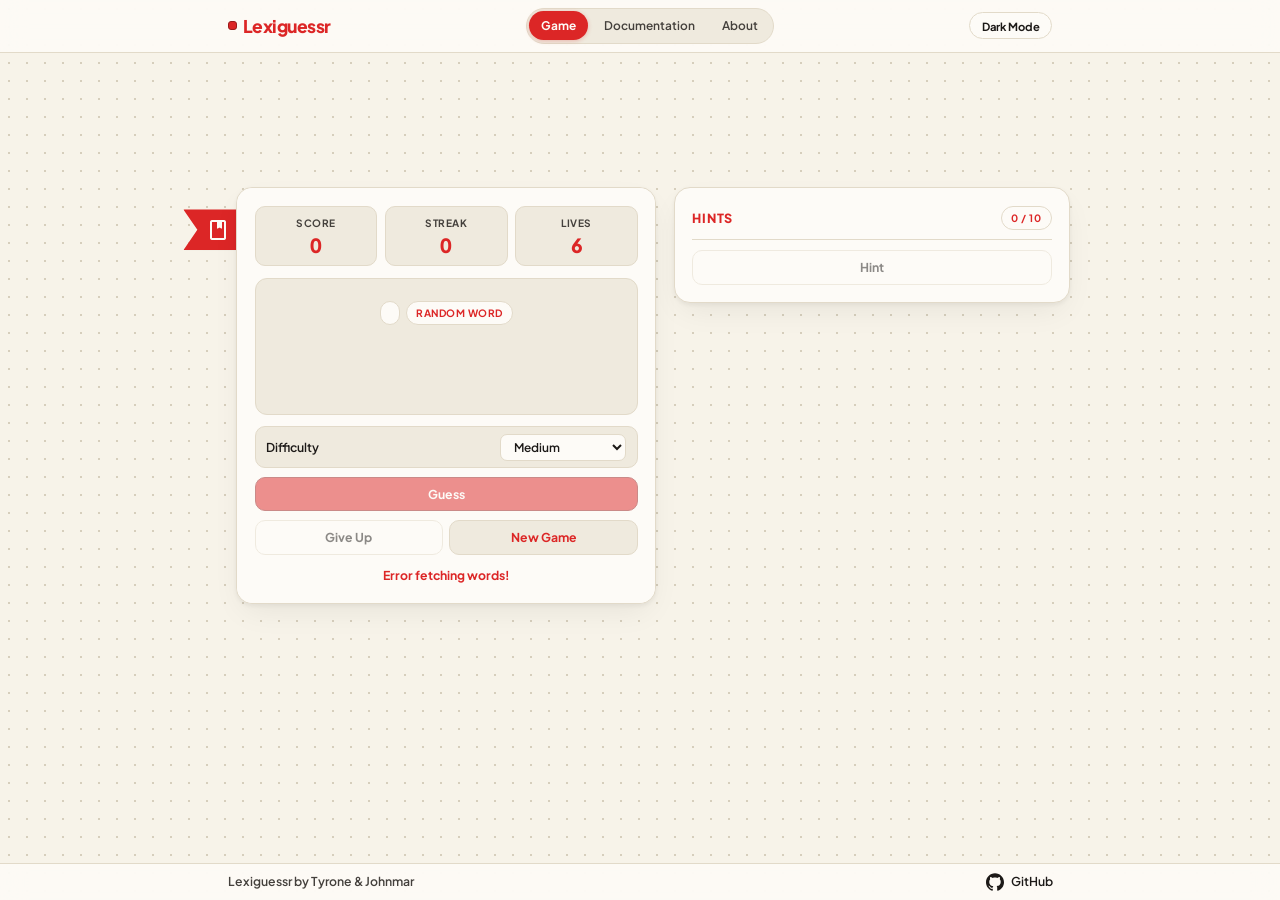
<file: index.html>
<!doctype html>
<html lang="en">
  <head>
    <meta charset="UTF-8" />
    <meta name="viewport" content="width=device-width, initial-scale=1.0" />
    <title>Lexiguessr - Word Guessing Game</title>
    <script src="scripts/theme.js"></script>
    <link rel="preconnect" href="https://fonts.googleapis.com" />
    <link rel="preconnect" href="https://fonts.gstatic.com" crossorigin />
    <link
      href="https://fonts.googleapis.com/css2?family=Plus+Jakarta+Sans:wght@400;500;600;700;800&display=swap"
      rel="stylesheet"
    />
    <link
      rel="stylesheet"
      href="https://fonts.googleapis.com/css2?family=Material+Symbols+Rounded:opsz,wght,FILL,GRAD@20..48,100..700,0..1,-50..200&icon_names=book"
    />
    <link rel="stylesheet" href="styles.css" />
  </head>
  <body>
    <header class="navbar">
      <div class="navbar-inner">
        <a href="index.html" class="navbar-brand">Lexiguessr</a>
        <nav class="nav-tabs">
          <a href="index.html" class="nav-tab active" aria-current="page">Game</a>
          <a href="pages/docs.html" class="nav-tab">Documentation</a>
          <a href="pages/about.html" class="nav-tab">About</a>
        </nav>
        <button id="theme-toggle" class="btn btn-outline btn-sm" type="button">Dark Mode</button>
      </div>
    </header>

    <main class="game-layout">
      <div class="container">
        <button
          id="wordbook-open-btn"
          class="btn btn-secondary wordbook-bookmark"
          type="button"
        >
          <span class="material-symbols-rounded" aria-hidden="true">book</span>
          <span>Wordbook</span>
        </button>
        <section class="stats-panel">
          <div class="stat-card">
            <span class="stat-label">Score</span>
            <span id="score-display" class="stat-value">0</span>
          </div>
          <div class="stat-card">
            <span class="stat-label">Streak</span>
            <span id="streak-display" class="stat-value">0</span>
          </div>
          <div class="stat-card">
            <span class="stat-label">Lives</span>
            <span id="lives-display" class="stat-value">6</span>
          </div>
        </section>

        <section class="game-board">
          <div class="word-meta">
            <span id="word-length-info" class="meta-tag">5 Letters</span>
            <span id="category-info" class="meta-tag">Random Word</span>
            <span id="guessed-info" class="meta-tag" hidden></span>
          </div>

          <div id="word-display" class="word-display" role="group"></div>
        </section>

        <section class="controls-section">
          <div class="settings-row">
            <label for="difficulty-select" class="form-label">Difficulty</label>
            <select id="difficulty-select" name="difficulty" class="select-input">
              <option value="1">Easy</option>
              <option value="2" selected>Medium</option>
              <option value="3">Hard</option>
              <option value="4">Very Hard</option>
              <option value="5">Extremely Hard</option>
            </select>
          </div>

          <form id="guess-form" class="guess-form">
            <button id="submit-btn" class="btn btn-primary" type="submit">Guess</button>
          </form>

          <div class="button-group">
            <button id="give-up-btn" class="btn btn-outline" type="button">Give Up</button>
            <button id="reset-btn" class="btn btn-secondary" type="button">New Game</button>
          </div>
        </section>

        <p id="output-message" class="output-message" role="status"></p>
      </div>

      <aside class="hints-panel">
        <div class="hints-header">
          <h2 class="hints-title">Hints</h2>
          <span id="hint-counter" class="meta-tag">1 / 10</span>
        </div>
        <div id="hint-box" class="hint-box"></div>
        <div class="wordbook-controls">
          <button id="save-word-btn" class="btn btn-outline" type="button" disabled hidden>
            Save Word
          </button>
          <button id="hint-btn" class="btn btn-outline" type="button">Hint</button>
          <button id="next-word-btn" class="btn btn-primary" type="button" hidden>Next Word</button>
        </div>
      </aside>

      <dialog
        id="game-modal"
        class="game-dialog"
        aria-labelledby="modal-title"
        aria-describedby="modal-description"
      >
        <div class="dialog-card">
          <h2 id="modal-title" class="modal-title">Game Over</h2>
          <p id="modal-description" class="modal-desc"></p>
          <div class="modal-stats">
            <p>The word was: <strong id="modal-word-reveal"></strong></p>
          </div>
          <div class="wordbook-actions">
            <button id="modal-save-btn" class="btn btn-outline" type="button">Save Word</button>
            <button id="modal-restart-btn" class="btn btn-primary" type="button">Play Again</button>
          </div>
        </div>
      </dialog>

      <dialog id="wordbook-modal" class="game-dialog" aria-labelledby="wordbook-modal-title">
        <div class="dialog-card wordbook-dialog-card">
          <h2 id="wordbook-modal-title" class="modal-title">Wordbook</h2>
          <p id="wordbook-count" class="modal-desc"></p>
          <p id="wordbook-empty" class="modal-desc">No saved words yet.</p>
          <ul id="wordbook-list" class="wordbook-list"></ul>
          <div class="wordbook-actions">
            <button id="wordbook-clear-btn" class="btn btn-outline" type="button">
              Clear Wordbook
            </button>
            <button id="wordbook-close-btn" class="btn btn-primary" type="button">Close</button>
          </div>
        </div>
      </dialog>
    </main>

    <footer class="footer">
      <div class="footer-inner">
        <span class="footer-brand">Lexiguessr by Tyrone & Johnmar</span>
        <div class="footer-links">
          <a
            href="https://github.com/johnmarhsifs-cir/Lexiguessr.git"
            class="footer-link"
            target="_blank"
            rel="noopener noreferrer"
          >
            <svg
              class="github-icon"
              viewBox="0 0 24 24"
              width="18"
              height="18"
              fill="currentColor"
              aria-hidden="true"
            >
              <path
                d="M12 .297c-6.63 0-12 5.373-12 12 0 5.303 3.438 9.8 8.205 11.385.6.113.82-.258.82-.577 0-.285-.01-1.04-.015-2.04-3.338.724-4.042-1.61-4.042-1.61C4.422 18.07 3.633 17.7 3.633 17.7c-1.087-.744.084-.729.084-.729 1.205.084 1.838 1.236 1.838 1.236 1.07 1.835 2.809 1.305 3.495.998.108-.776.417-1.305.76-1.605-2.665-.3-5.466-1.332-5.466-5.93 0-1.31.465-2.38 1.235-3.22-.135-.303-.54-1.523.105-3.176 0 0 1.005-.322 3.3 1.23.96-.267 1.98-.399 3-.405 1.02.006 2.04.138 3 .405 2.28-1.552 3.285-1.23 3.285-1.23.645 1.653.24 2.873.12 3.176.765.84 1.23 1.91 1.23 3.22 0 4.61-2.805 5.625-5.475 5.92.42.36.81 1.096.81 2.22 0 1.606-.015 2.896-.015 3.286 0 .315.21.69.825.57C20.565 22.092 24 17.592 24 12.297c0-6.627-5.373-12-12-12"
              />
            </svg>
            <span>GitHub</span>
          </a>
        </div>
      </div>
    </footer>

    <script type="module" src="scripts/script.js"></script>
  </body>
</html>
</file>
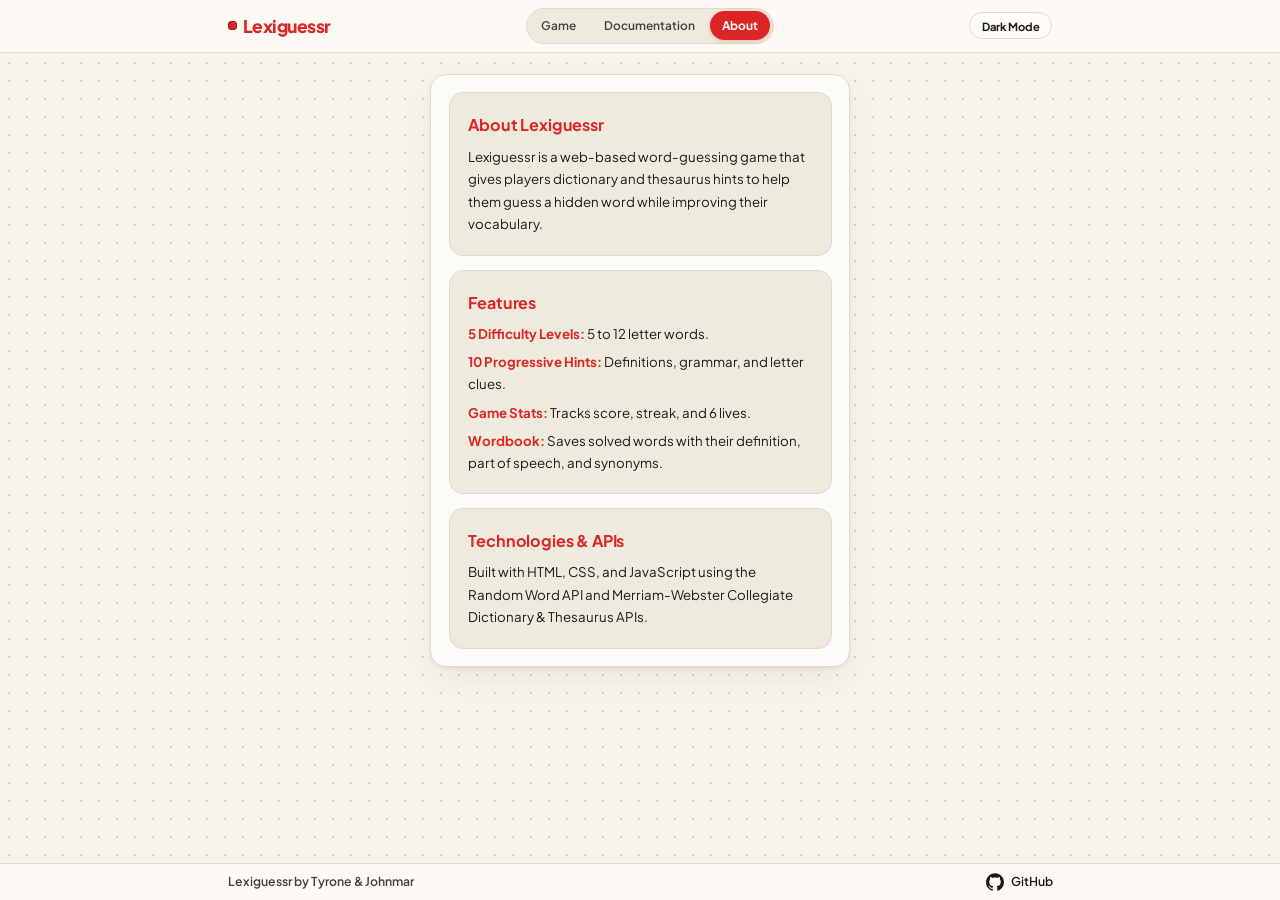
<file: about.html>
<!doctype html>
<html lang="en">
  <head>
    <meta charset="UTF-8" />
    <meta name="viewport" content="width=device-width, initial-scale=1.0" />
    <title>About - Lexiguessr</title>
    <link rel="preconnect" href="https://fonts.googleapis.com" />
    <link rel="preconnect" href="https://fonts.gstatic.com" crossorigin />
    <link
      href="https://fonts.googleapis.com/css2?family=Plus+Jakarta+Sans:wght@400;500;600;700;800&display=swap"
      rel="stylesheet"
    />
    <link rel="stylesheet" href="styles.css" />
    <script type="module" src="theme.js"></script>
  </head>
  <body>
    <header class="navbar">
      <div class="navbar-inner">
        <a href="index.html" class="navbar-brand">Lexiguessr</a>
        <nav class="nav-tabs" aria-label="Main navigation">
          <a href="index.html" class="nav-tab">Game</a>
          <a href="docs.html" class="nav-tab">Documentation</a>
          <a href="about.html" class="nav-tab active">About</a>
        </nav>
        <button id="theme-toggle" class="btn btn-outline btn-sm" type="button">
          Dark Mode
        </button>
      </div>
    </header>

    <main class="container">
      <section class="page-content">
        <div class="content-card">
          <h2 class="section-title">About Lexiguessr</h2>
          <p class="section-text">
            Lexiguessr is a web-based word-guessing game that gives players dictionary and thesaurus
            hints to help them guess a hidden word while improving their vocabulary.
          </p>
        </div>

        <div class="content-card">
          <h2 class="section-title">Features</h2>
          <ul class="content-list">
            <li><strong>5 Difficulty Levels:</strong> 5 to 12 letter words.</li>
            <li><strong>10 Progressive Hints:</strong> Definitions, grammar, and letter clues.</li>
            <li><strong>Game Stats:</strong> Tracks score, streak, and 6 lives.</li>
            <li><strong>Wordbook:</strong> Saves solved words with their definition, part of speech, and synonyms.</li>
          </ul>
        </div>

        <div class="content-card">
          <h2 class="section-title">Technologies &amp; APIs</h2>
          <p class="section-text">
            Built with HTML, CSS, and JavaScript using the Random Word API and Merriam-Webster
            Collegiate Dictionary &amp; Thesaurus APIs.
          </p>
        </div>
      </section>
    </main>

    <footer class="footer">
      <div class="footer-inner">
        <span class="footer-brand">Lexiguessr by Tyrone &amp; Johnmar</span>
        <div class="footer-links">
          <a
            href="https://github.com/johnmarhsifs-cir/Lexiguessr.git"
            class="footer-link"
            target="_blank"
            rel="noopener noreferrer"
          >
            <svg
              class="github-icon"
              viewBox="0 0 24 24"
              width="18"
              height="18"
              fill="currentColor"
              aria-hidden="true"
            >
              <path
                d="M12 .297c-6.63 0-12 5.373-12 12 0 5.303 3.438 9.8 8.205 11.385.6.113.82-.258.82-.577 0-.285-.01-1.04-.015-2.04-3.338.724-4.042-1.61-4.042-1.61C4.422 18.07 3.633 17.7 3.633 17.7c-1.087-.744.084-.729.084-.729 1.205.084 1.838 1.236 1.838 1.236 1.07 1.835 2.809 1.305 3.495.998.108-.776.417-1.305.76-1.605-2.665-.3-5.466-1.332-5.466-5.93 0-1.31.465-2.38 1.235-3.22-.135-.303-.54-1.523.105-3.176 0 0 1.005-.322 3.3 1.23.96-.267 1.98-.399 3-.405 1.02.006 2.04.138 3 .405 2.28-1.552 3.285-1.23 3.285-1.23.645 1.653.24 2.873.12 3.176.765.84 1.23 1.91 1.23 3.22 0 4.61-2.805 5.625-5.475 5.92.42.36.81 1.096.81 2.22 0 1.606-.015 2.896-.015 3.286 0 .315.21.69.825.57C20.565 22.092 24 17.592 24 12.297c0-6.627-5.373-12-12-12"
              />
            </svg>
            <span>GitHub</span>
          </a>
        </div>
      </div>
    </footer>
  </body>
</html>
</file>
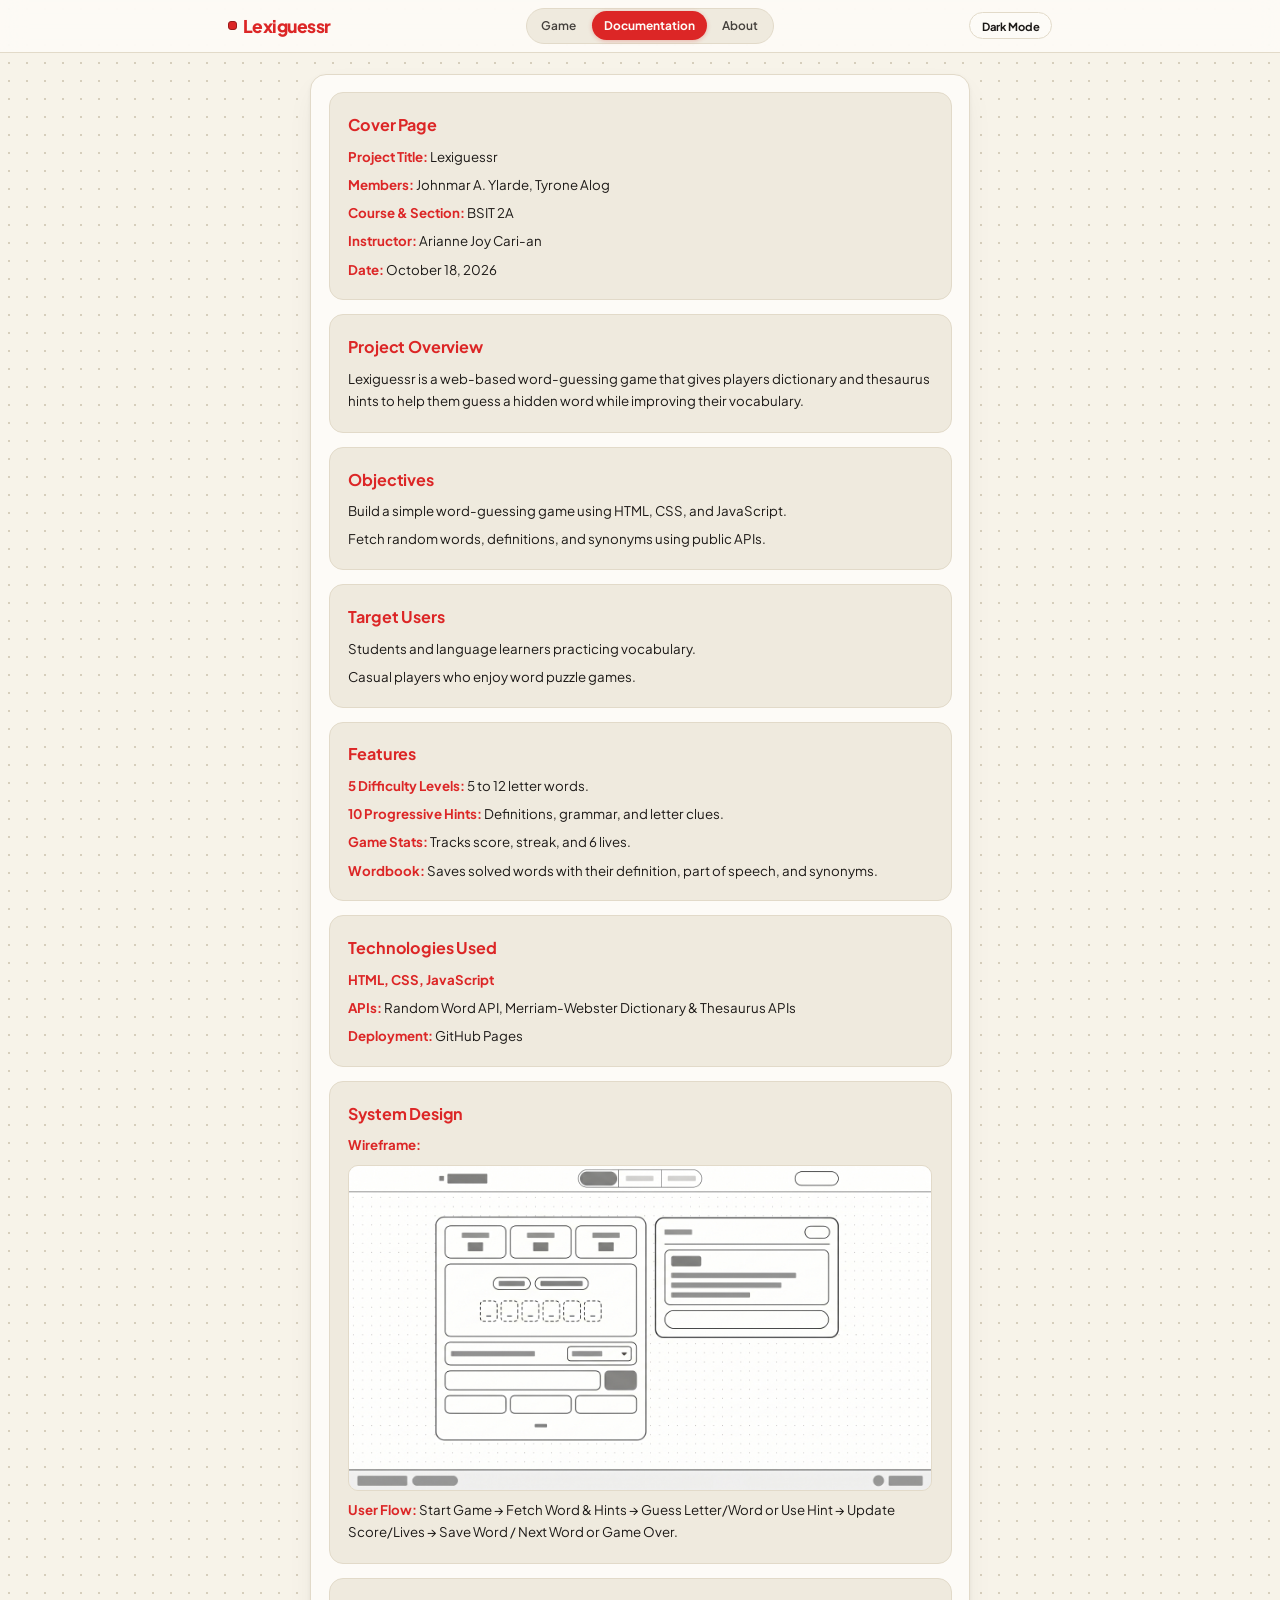
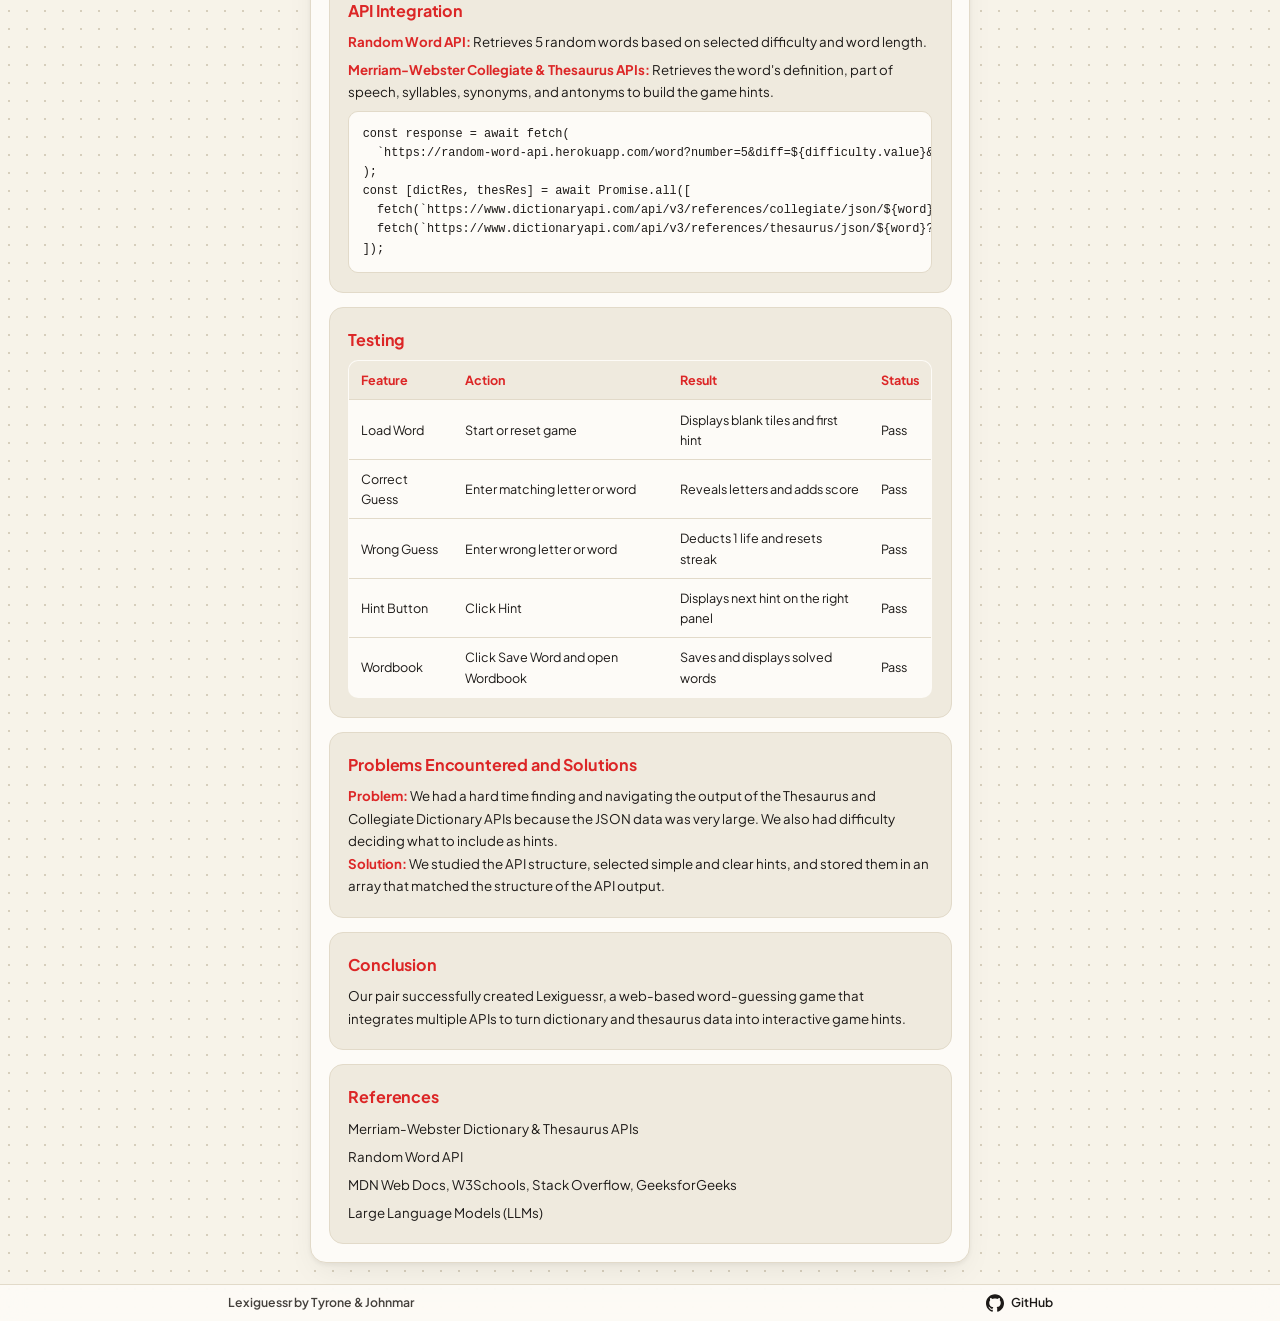
<file: docs.html>
<!doctype html>
<html lang="en">
  <head>
    <meta charset="UTF-8" />
    <meta name="viewport" content="width=device-width, initial-scale=1.0" />
    <title>Documentation - Lexiguessr</title>
    <link rel="preconnect" href="https://fonts.googleapis.com" />
    <link rel="preconnect" href="https://fonts.gstatic.com" crossorigin />
    <link
      href="https://fonts.googleapis.com/css2?family=Plus+Jakarta+Sans:wght@400;500;600;700;800&display=swap"
      rel="stylesheet"
    />
    <link rel="stylesheet" href="styles.css" />
    <script type="module" src="theme.js"></script>
  </head>
  <body>
    <header class="navbar">
      <div class="navbar-inner">
        <a href="index.html" class="navbar-brand">Lexiguessr</a>
        <nav class="nav-tabs" aria-label="Main navigation">
          <a href="index.html" class="nav-tab">Game</a>
          <a href="docs.html" class="nav-tab active">Documentation</a>
          <a href="about.html" class="nav-tab">About</a>
        </nav>
        <button id="theme-toggle" class="btn btn-outline btn-sm" type="button">Dark Mode</button>
      </div>
    </header>

    <main class="container docs-container">
      <section class="page-content">
        <div class="content-card">
          <h2 class="section-title">Cover Page</h2>
          <ul class="content-list">
            <li><strong>Project Title:</strong> Lexiguessr</li>
            <li><strong>Members:</strong> Johnmar A. Ylarde, Tyrone Alog</li>
            <li><strong>Course &amp; Section:</strong> BSIT 2A</li>
            <li><strong>Instructor:</strong> Arianne Joy Cari-an</li>
            <li><strong>Date:</strong> October 18, 2026</li>
          </ul>
        </div>

        <div class="content-card">
          <h2 class="section-title">Project Overview</h2>
          <p class="section-text">
            Lexiguessr is a web-based word-guessing game that gives players dictionary and thesaurus
            hints to help them guess a hidden word while improving their vocabulary.
          </p>
        </div>

        <div class="content-card">
          <h2 class="section-title">Objectives</h2>
          <ul class="content-list">
            <li>Build a simple word-guessing game using HTML, CSS, and JavaScript.</li>
            <li>Fetch random words, definitions, and synonyms using public APIs.</li>
          </ul>
        </div>

        <div class="content-card">
          <h2 class="section-title">Target Users</h2>
          <ul class="content-list">
            <li>Students and language learners practicing vocabulary.</li>
            <li>Casual players who enjoy word puzzle games.</li>
          </ul>
        </div>

        <div class="content-card">
          <h2 class="section-title">Features</h2>
          <ul class="content-list">
            <li><strong>5 Difficulty Levels:</strong> 5 to 12 letter words.</li>
            <li><strong>10 Progressive Hints:</strong> Definitions, grammar, and letter clues.</li>
            <li><strong>Game Stats:</strong> Tracks score, streak, and 6 lives.</li>
            <li><strong>Wordbook:</strong> Saves solved words with their definition, part of speech, and synonyms.</li>
          </ul>
        </div>

        <div class="content-card">
          <h2 class="section-title">Technologies Used</h2>
          <ul class="content-list">
            <li><strong>HTML, CSS, JavaScript</strong></li>
            <li>
              <strong>APIs:</strong> Random Word API, Merriam-Webster Dictionary &amp; Thesaurus
              APIs
            </li>
            <li><strong>Deployment:</strong> GitHub Pages</li>
          </ul>
        </div>

        <div class="content-card">
          <h2 class="section-title">System Design</h2>
          <p class="section-text"><strong>Wireframe:</strong></p>
          <img src="Images/Wireframe.jpg" alt="Lexiguessr Wireframe" class="wireframe-img" />
          <p class="section-text">
            <strong>User Flow:</strong> Start Game &rarr; Fetch Word &amp; Hints &rarr; Guess
            Letter/Word or Use Hint &rarr; Update Score/Lives &rarr; Save Word / Next Word or Game
            Over.
          </p>
        </div>

        <div class="content-card">
          <h2 class="section-title">API Integration</h2>
          <ul class="content-list">
            <li>
              <strong>Random Word API:</strong> Retrieves 5 random words based on selected
              difficulty and word length.
            </li>
            <li>
              <strong>Merriam-Webster Collegiate &amp; Thesaurus APIs:</strong> Retrieves the word's
              definition, part of speech, syllables, synonyms, and antonyms to build the game hints.
            </li>
          </ul>
          <pre class="code-block">
const response = await fetch(
  `https://random-word-api.herokuapp.com/word?number=5&amp;diff=${difficulty.value}&amp;length=${length}`
);
const [dictRes, thesRes] = await Promise.all([
  fetch(`https://www.dictionaryapi.com/api/v3/references/collegiate/json/${word}?key=${COLLEGIATE_KEY}`),
  fetch(`https://www.dictionaryapi.com/api/v3/references/thesaurus/json/${word}?key=${THESAURUS_KEY}`)
]);</pre
          >
        </div>

        <div class="content-card">
          <h2 class="section-title">Testing</h2>
          <table class="doc-table">
            <thead>
              <tr>
                <th>Feature</th>
                <th>Action</th>
                <th>Result</th>
                <th>Status</th>
              </tr>
            </thead>
            <tbody>
              <tr>
                <td>Load Word</td>
                <td>Start or reset game</td>
                <td>Displays blank tiles and first hint</td>
                <td>Pass</td>
              </tr>
              <tr>
                <td>Correct Guess</td>
                <td>Enter matching letter or word</td>
                <td>Reveals letters and adds score</td>
                <td>Pass</td>
              </tr>
              <tr>
                <td>Wrong Guess</td>
                <td>Enter wrong letter or word</td>
                <td>Deducts 1 life and resets streak</td>
                <td>Pass</td>
              </tr>
              <tr>
                <td>Hint Button</td>
                <td>Click Hint</td>
                <td>Displays next hint on the right panel</td>
                <td>Pass</td>
              </tr>
              <tr>
                <td>Wordbook</td>
                <td>Click Save Word and open Wordbook</td>
                <td>Saves and displays solved words</td>
                <td>Pass</td>
              </tr>
            </tbody>
          </table>
        </div>

        <div class="content-card">
          <h2 class="section-title">Problems Encountered and Solutions</h2>
          <p class="section-text">
            <strong>Problem:</strong> We had a hard time finding and navigating the output of the
            Thesaurus and Collegiate Dictionary APIs because the JSON data was very large. We also
            had difficulty deciding what to include as hints.<br />
            <strong>Solution:</strong> We studied the API structure, selected simple and clear
            hints, and stored them in an array that matched the structure of the API output.
          </p>
        </div>

        <div class="content-card">
          <h2 class="section-title">Conclusion</h2>
          <p class="section-text">
            Our pair successfully created Lexiguessr, a web-based word-guessing game that integrates
            multiple APIs to turn dictionary and thesaurus data into interactive game hints.
          </p>
        </div>

        <div class="content-card">
          <h2 class="section-title">References</h2>
          <ul class="content-list">
            <li>Merriam-Webster Dictionary &amp; Thesaurus APIs</li>
            <li>Random Word API</li>
            <li>MDN Web Docs, W3Schools, Stack Overflow, GeeksforGeeks</li>
            <li>Large Language Models (LLMs)</li>
          </ul>
        </div>
      </section>
    </main>

    <footer class="footer">
      <div class="footer-inner">
        <span class="footer-brand">Lexiguessr by Tyrone &amp; Johnmar</span>
        <div class="footer-links">
          <a
            href="https://github.com/johnmarhsifs-cir/Lexiguessr.git"
            class="footer-link"
            target="_blank"
            rel="noopener noreferrer"
          >
            <svg
              class="github-icon"
              viewBox="0 0 24 24"
              width="18"
              height="18"
              fill="currentColor"
              aria-hidden="true"
            >
              <path
                d="M12 .297c-6.63 0-12 5.373-12 12 0 5.303 3.438 9.8 8.205 11.385.6.113.82-.258.82-.577 0-.285-.01-1.04-.015-2.04-3.338.724-4.042-1.61-4.042-1.61C4.422 18.07 3.633 17.7 3.633 17.7c-1.087-.744.084-.729.084-.729 1.205.084 1.838 1.236 1.838 1.236 1.07 1.835 2.809 1.305 3.495.998.108-.776.417-1.305.76-1.605-2.665-.3-5.466-1.332-5.466-5.93 0-1.31.465-2.38 1.235-3.22-.135-.303-.54-1.523.105-3.176 0 0 1.005-.322 3.3 1.23.96-.267 1.98-.399 3-.405 1.02.006 2.04.138 3 .405 2.28-1.552 3.285-1.23 3.285-1.23.645 1.653.24 2.873.12 3.176.765.84 1.23 1.91 1.23 3.22 0 4.61-2.805 5.625-5.475 5.92.42.36.81 1.096.81 2.22 0 1.606-.015 2.896-.015 3.286 0 .315.21.69.825.57C20.565 22.092 24 17.592 24 12.297c0-6.627-5.373-12-12-12"
              />
            </svg>
            <span>GitHub</span>
          </a>
        </div>
      </div>
    </footer>
  </body>
</html>
</file>
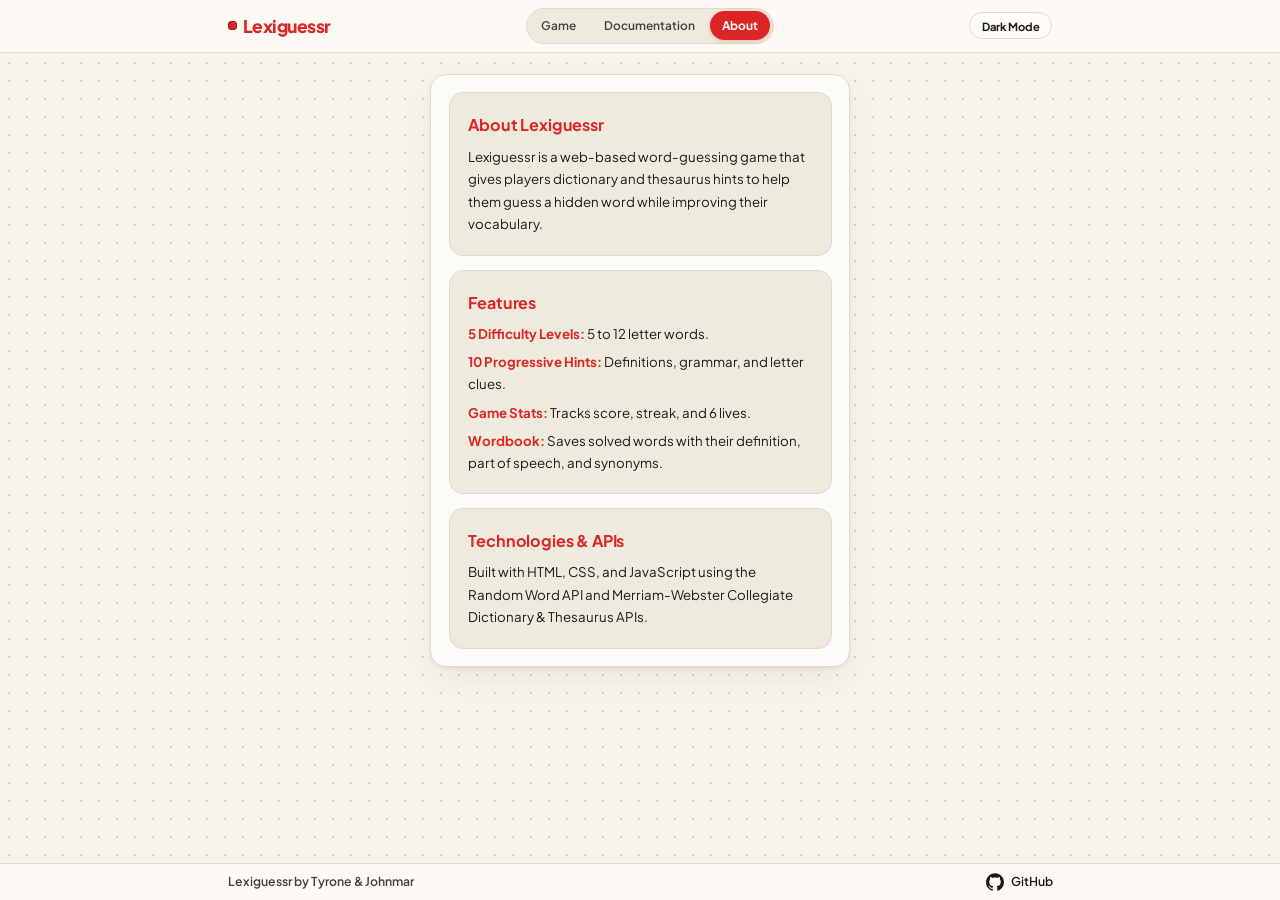
<file: pages/about.html>
<!doctype html>
<html lang="en">
  <head>
    <meta charset="UTF-8" />
    <meta name="viewport" content="width=device-width, initial-scale=1.0" />
    <title>About - Lexiguessr</title>
    <script src="../scripts/theme.js"></script>
    <link rel="preconnect" href="https://fonts.googleapis.com" />
    <link rel="preconnect" href="https://fonts.gstatic.com" crossorigin />
    <link
      href="https://fonts.googleapis.com/css2?family=Plus+Jakarta+Sans:wght@400;500;600;700;800&display=swap"
      rel="stylesheet"
    />
    <link rel="stylesheet" href="../styles.css" />
  </head>
  <body>
    <header class="navbar">
      <div class="navbar-inner">
        <a href="../index.html" class="navbar-brand">Lexiguessr</a>
        <nav class="nav-tabs">
          <a href="../index.html" class="nav-tab">Game</a>
          <a href="docs.html" class="nav-tab">Documentation</a>
          <a href="about.html" class="nav-tab active" aria-current="page">About</a>
        </nav>
        <button id="theme-toggle" class="btn btn-outline btn-sm" type="button">
          Dark Mode
        </button>
      </div>
    </header>

    <main class="container">
      <section class="page-content">
        <div class="content-card">
          <h2 class="section-title">About Lexiguessr</h2>
          <p class="section-text">
            Lexiguessr is a web-based word-guessing game that gives players dictionary and thesaurus
            hints to help them guess a hidden word while improving their vocabulary.
          </p>
        </div>

        <div class="content-card">
          <h2 class="section-title">Features</h2>
          <ul class="content-list">
            <li><strong>5 Difficulty Levels:</strong> 5 to 12 letter words.</li>
            <li><strong>10 Progressive Hints:</strong> Definitions, grammar, and letter clues.</li>
            <li><strong>Game Stats:</strong> Tracks score, streak, and 6 lives.</li>
            <li><strong>Wordbook:</strong> Saves solved words with their definition, part of speech, and synonyms.</li>
          </ul>
        </div>

        <div class="content-card">
          <h2 class="section-title">Technologies &amp; APIs</h2>
          <p class="section-text">
            Built with HTML, CSS, and JavaScript using the Random Word API and Merriam-Webster
            Collegiate Dictionary &amp; Thesaurus APIs.
          </p>
        </div>
      </section>
    </main>

    <footer class="footer">
      <div class="footer-inner">
        <span class="footer-brand">Lexiguessr by Tyrone &amp; Johnmar</span>
        <div class="footer-links">
          <a
            href="https://github.com/johnmarhsifs-cir/Lexiguessr.git"
            class="footer-link"
            target="_blank"
            rel="noopener noreferrer"
          >
            <svg
              class="github-icon"
              viewBox="0 0 24 24"
              width="18"
              height="18"
              fill="currentColor"
              aria-hidden="true"
            >
              <path
                d="M12 .297c-6.63 0-12 5.373-12 12 0 5.303 3.438 9.8 8.205 11.385.6.113.82-.258.82-.577 0-.285-.01-1.04-.015-2.04-3.338.724-4.042-1.61-4.042-1.61C4.422 18.07 3.633 17.7 3.633 17.7c-1.087-.744.084-.729.084-.729 1.205.084 1.838 1.236 1.838 1.236 1.07 1.835 2.809 1.305 3.495.998.108-.776.417-1.305.76-1.605-2.665-.3-5.466-1.332-5.466-5.93 0-1.31.465-2.38 1.235-3.22-.135-.303-.54-1.523.105-3.176 0 0 1.005-.322 3.3 1.23.96-.267 1.98-.399 3-.405 1.02.006 2.04.138 3 .405 2.28-1.552 3.285-1.23 3.285-1.23.645 1.653.24 2.873.12 3.176.765.84 1.23 1.91 1.23 3.22 0 4.61-2.805 5.625-5.475 5.92.42.36.81 1.096.81 2.22 0 1.606-.015 2.896-.015 3.286 0 .315.21.69.825.57C20.565 22.092 24 17.592 24 12.297c0-6.627-5.373-12-12-12"
              />
            </svg>
            <span>GitHub</span>
          </a>
        </div>
      </div>
    </footer>
  </body>
</html>
</file>
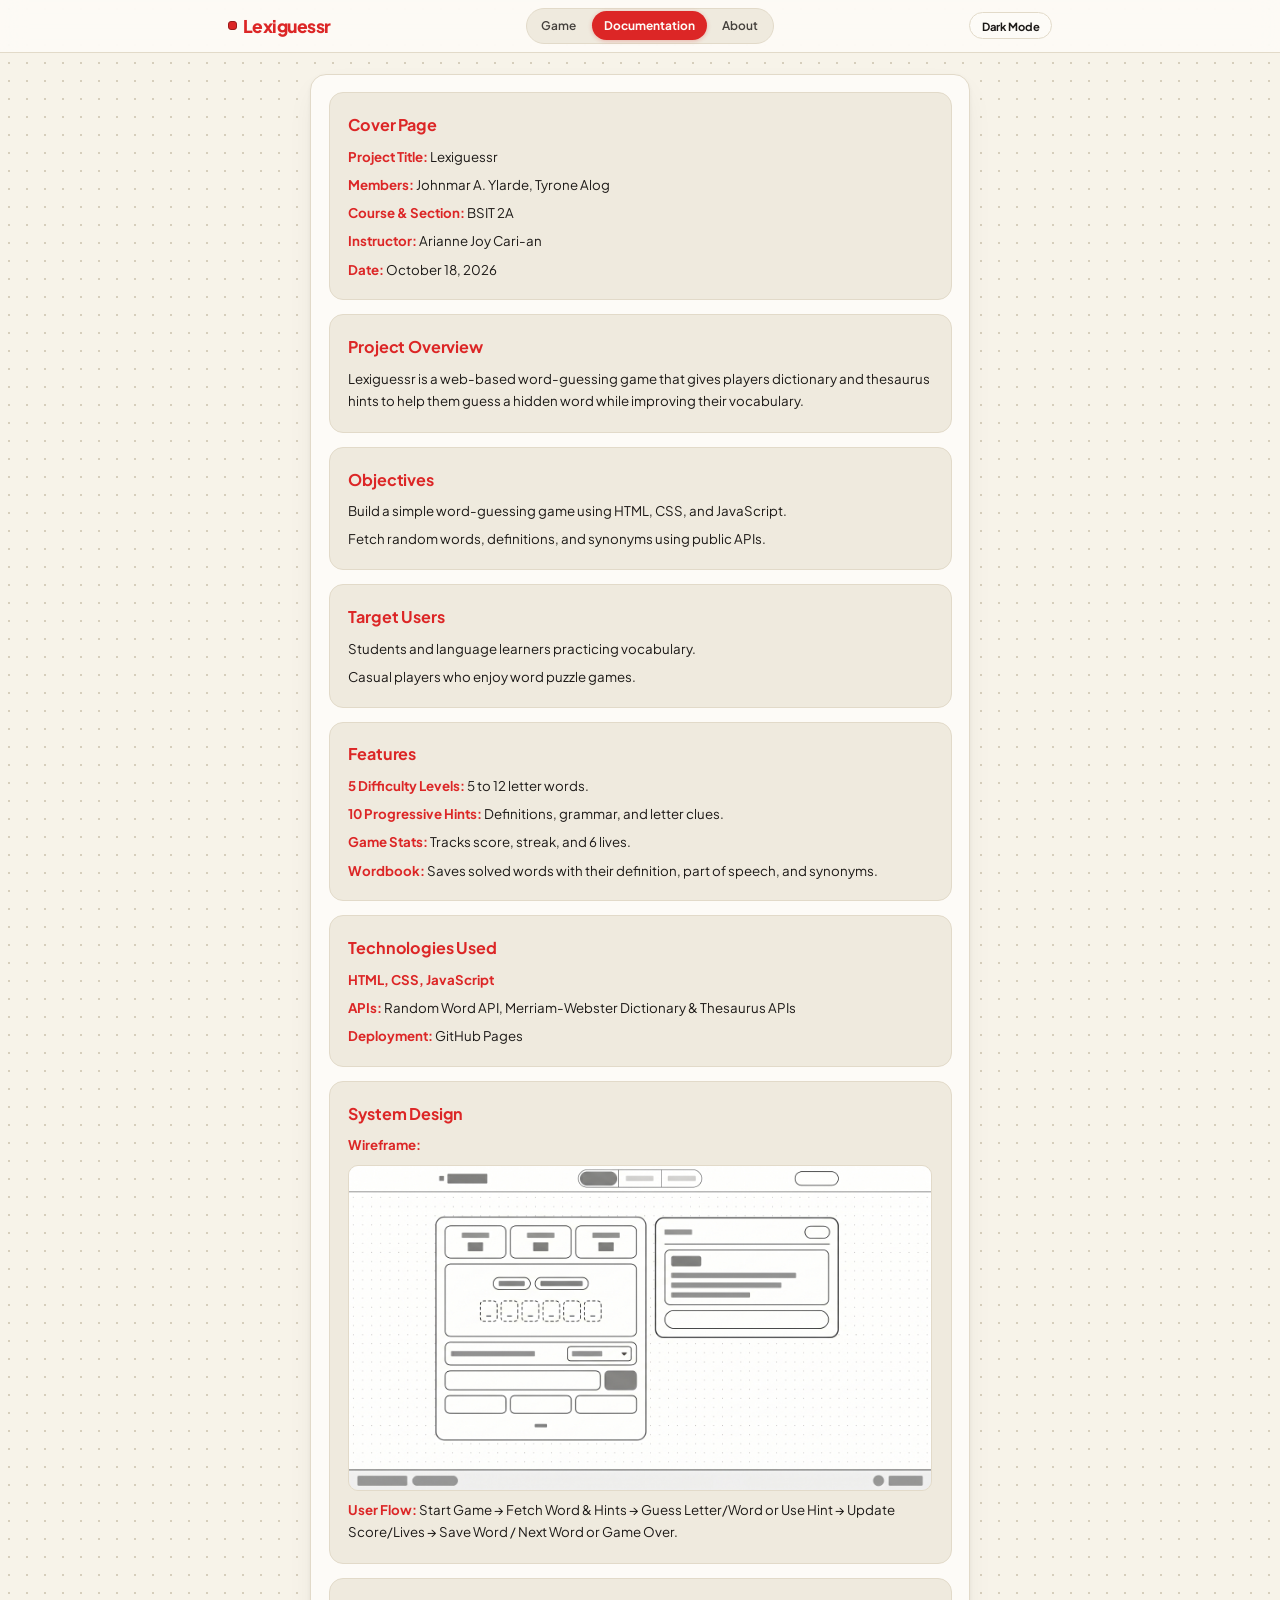
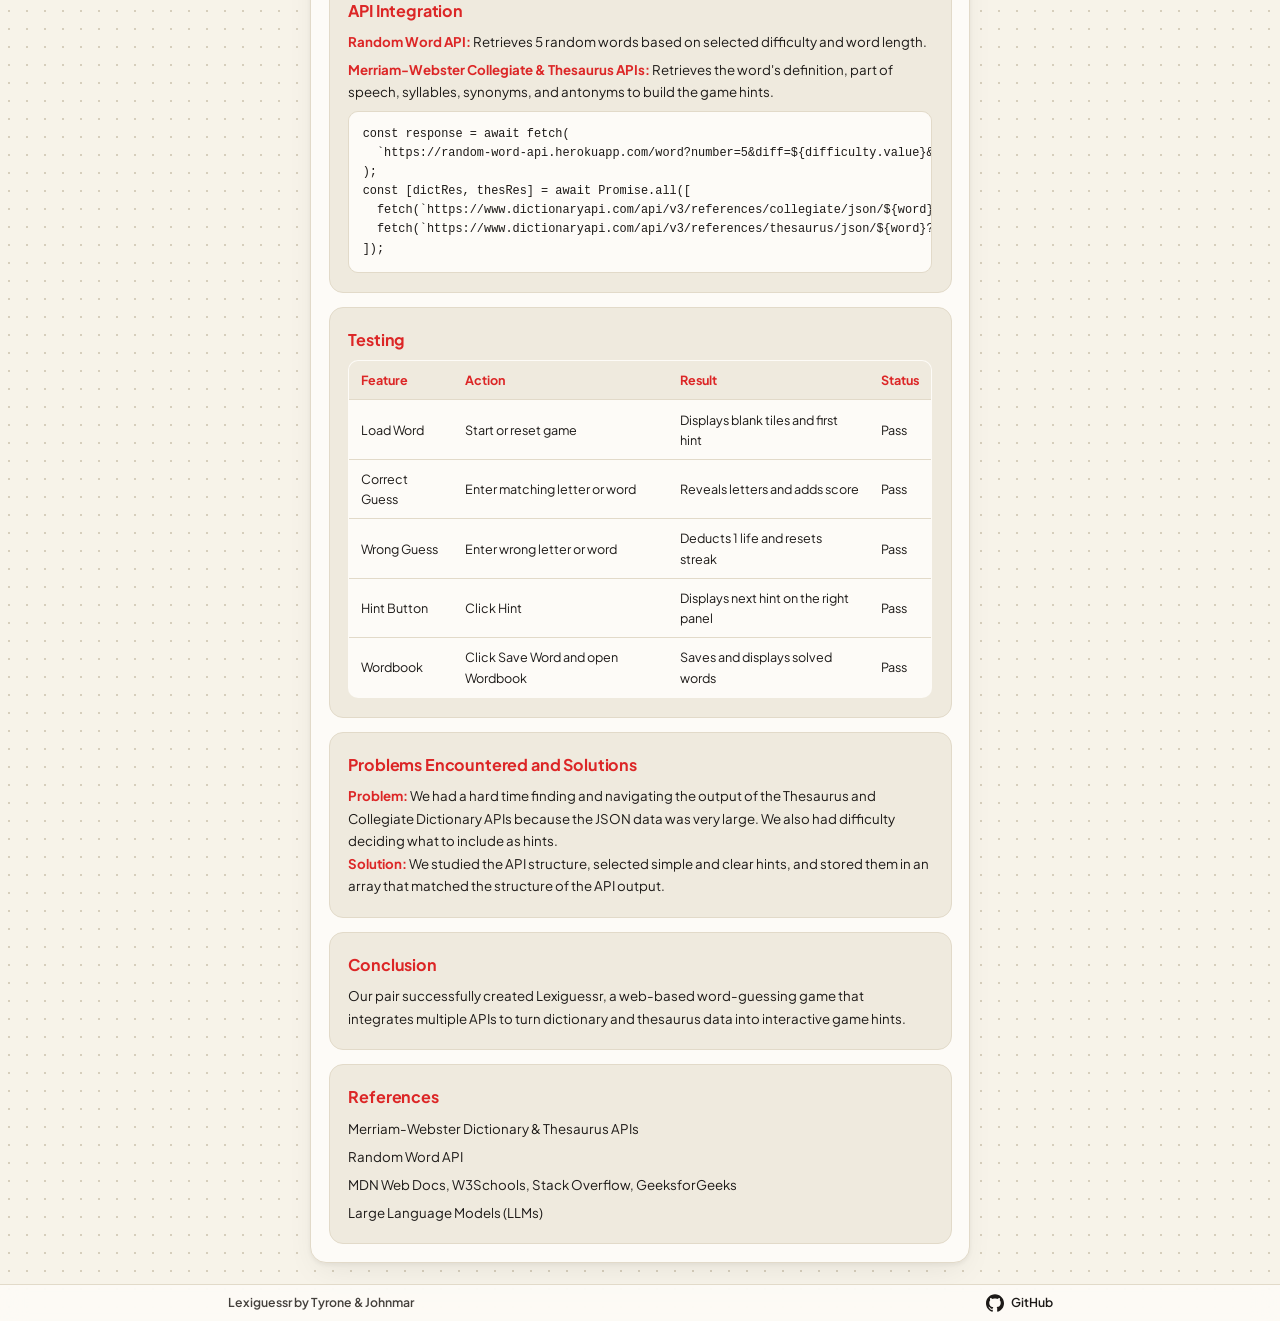
<file: pages/docs.html>
<!doctype html>
<html lang="en">
  <head>
    <meta charset="UTF-8" />
    <meta name="viewport" content="width=device-width, initial-scale=1.0" />
    <title>Documentation - Lexiguessr</title>
    <script src="../scripts/theme.js"></script>
    <link rel="preconnect" href="https://fonts.googleapis.com" />
    <link rel="preconnect" href="https://fonts.gstatic.com" crossorigin />
    <link
      href="https://fonts.googleapis.com/css2?family=Plus+Jakarta+Sans:wght@400;500;600;700;800&display=swap"
      rel="stylesheet"
    />
    <link rel="stylesheet" href="../styles.css" />
  </head>
  <body>
    <header class="navbar">
      <div class="navbar-inner">
        <a href="../index.html" class="navbar-brand">Lexiguessr</a>
        <nav class="nav-tabs">
          <a href="../index.html" class="nav-tab">Game</a>
          <a href="docs.html" class="nav-tab active" aria-current="page">Documentation</a>
          <a href="about.html" class="nav-tab">About</a>
        </nav>
        <button id="theme-toggle" class="btn btn-outline btn-sm" type="button">Dark Mode</button>
      </div>
    </header>

    <main class="container docs-container">
      <section class="page-content">
        <div class="content-card">
          <h2 class="section-title">Cover Page</h2>
          <ul class="content-list">
            <li><strong>Project Title:</strong> Lexiguessr</li>
            <li><strong>Members:</strong> Johnmar A. Ylarde, Tyrone Alog</li>
            <li><strong>Course &amp; Section:</strong> BSIT 2A</li>
            <li><strong>Instructor:</strong> Arianne Joy Cari-an</li>
            <li><strong>Date:</strong> October 18, 2026</li>
          </ul>
        </div>

        <div class="content-card">
          <h2 class="section-title">Project Overview</h2>
          <p class="section-text">
            Lexiguessr is a web-based word-guessing game that gives players dictionary and thesaurus
            hints to help them guess a hidden word while improving their vocabulary.
          </p>
        </div>

        <div class="content-card">
          <h2 class="section-title">Objectives</h2>
          <ul class="content-list">
            <li>Build a simple word-guessing game using HTML, CSS, and JavaScript.</li>
            <li>Fetch random words, definitions, and synonyms using public APIs.</li>
          </ul>
        </div>

        <div class="content-card">
          <h2 class="section-title">Target Users</h2>
          <ul class="content-list">
            <li>Students and language learners practicing vocabulary.</li>
            <li>Casual players who enjoy word puzzle games.</li>
          </ul>
        </div>

        <div class="content-card">
          <h2 class="section-title">Features</h2>
          <ul class="content-list">
            <li><strong>5 Difficulty Levels:</strong> 5 to 12 letter words.</li>
            <li><strong>10 Progressive Hints:</strong> Definitions, grammar, and letter clues.</li>
            <li><strong>Game Stats:</strong> Tracks score, streak, and 6 lives.</li>
            <li><strong>Wordbook:</strong> Saves solved words with their definition, part of speech, and synonyms.</li>
          </ul>
        </div>

        <div class="content-card">
          <h2 class="section-title">Technologies Used</h2>
          <ul class="content-list">
            <li><strong>HTML, CSS, JavaScript</strong></li>
            <li>
              <strong>APIs:</strong> Random Word API, Merriam-Webster Dictionary &amp; Thesaurus
              APIs
            </li>
            <li><strong>Deployment:</strong> GitHub Pages</li>
          </ul>
        </div>

        <div class="content-card">
          <h2 class="section-title">System Design</h2>
          <p class="section-text"><strong>Wireframe:</strong></p>
          <img src="../Images/Wireframe.jpg" alt="Lexiguessr Wireframe" class="wireframe-img" />
          <p class="section-text">
            <strong>User Flow:</strong> Start Game &rarr; Fetch Word &amp; Hints &rarr; Guess
            Letter/Word or Use Hint &rarr; Update Score/Lives &rarr; Save Word / Next Word or Game
            Over.
          </p>
        </div>

        <div class="content-card">
          <h2 class="section-title">API Integration</h2>
          <ul class="content-list">
            <li>
              <strong>Random Word API:</strong> Retrieves 5 random words based on selected
              difficulty and word length.
            </li>
            <li>
              <strong>Merriam-Webster Collegiate &amp; Thesaurus APIs:</strong> Retrieves the word's
              definition, part of speech, syllables, synonyms, and antonyms to build the game hints.
            </li>
          </ul>
          <pre class="code-block">
const response = await fetch(
  `https://random-word-api.herokuapp.com/word?number=5&amp;diff=${difficulty.value}&amp;length=${length}`
);
const [dictRes, thesRes] = await Promise.all([
  fetch(`https://www.dictionaryapi.com/api/v3/references/collegiate/json/${word}?key=${COLLEGIATE_KEY}`),
  fetch(`https://www.dictionaryapi.com/api/v3/references/thesaurus/json/${word}?key=${THESAURUS_KEY}`)
]);</pre
          >
        </div>

        <div class="content-card">
          <h2 class="section-title">Testing</h2>
          <table class="doc-table">
            <thead>
              <tr>
                <th>Feature</th>
                <th>Action</th>
                <th>Result</th>
                <th>Status</th>
              </tr>
            </thead>
            <tbody>
              <tr>
                <td>Load Word</td>
                <td>Start or reset game</td>
                <td>Displays blank tiles and first hint</td>
                <td>Pass</td>
              </tr>
              <tr>
                <td>Correct Guess</td>
                <td>Enter matching letter or word</td>
                <td>Reveals letters and adds score</td>
                <td>Pass</td>
              </tr>
              <tr>
                <td>Wrong Guess</td>
                <td>Enter wrong letter or word</td>
                <td>Deducts 1 life and resets streak</td>
                <td>Pass</td>
              </tr>
              <tr>
                <td>Hint Button</td>
                <td>Click Hint</td>
                <td>Displays next hint on the right panel</td>
                <td>Pass</td>
              </tr>
              <tr>
                <td>Wordbook</td>
                <td>Click Save Word and open Wordbook</td>
                <td>Saves and displays solved words</td>
                <td>Pass</td>
              </tr>
            </tbody>
          </table>
        </div>

        <div class="content-card">
          <h2 class="section-title">Problems Encountered and Solutions</h2>
          <p class="section-text">
            <strong>Problem:</strong> We had a hard time finding and navigating the output of the
            Thesaurus and Collegiate Dictionary APIs because the JSON data was very large. We also
            had difficulty deciding what to include as hints.<br />
            <strong>Solution:</strong> We studied the API structure, selected simple and clear
            hints, and stored them in an array that matched the structure of the API output.
          </p>
        </div>

        <div class="content-card">
          <h2 class="section-title">Conclusion</h2>
          <p class="section-text">
            Our pair successfully created Lexiguessr, a web-based word-guessing game that integrates
            multiple APIs to turn dictionary and thesaurus data into interactive game hints.
          </p>
        </div>

        <div class="content-card">
          <h2 class="section-title">References</h2>
          <ul class="content-list">
            <li>Merriam-Webster Dictionary &amp; Thesaurus APIs</li>
            <li>Random Word API</li>
            <li>MDN Web Docs, W3Schools, Stack Overflow, GeeksforGeeks</li>
            <li>Large Language Models (LLMs)</li>
          </ul>
        </div>
      </section>
    </main>

    <footer class="footer">
      <div class="footer-inner">
        <span class="footer-brand">Lexiguessr by Tyrone &amp; Johnmar</span>
        <div class="footer-links">
          <a
            href="https://github.com/johnmarhsifs-cir/Lexiguessr.git"
            class="footer-link"
            target="_blank"
            rel="noopener noreferrer"
          >
            <svg
              class="github-icon"
              viewBox="0 0 24 24"
              width="18"
              height="18"
              fill="currentColor"
              aria-hidden="true"
            >
              <path
                d="M12 .297c-6.63 0-12 5.373-12 12 0 5.303 3.438 9.8 8.205 11.385.6.113.82-.258.82-.577 0-.285-.01-1.04-.015-2.04-3.338.724-4.042-1.61-4.042-1.61C4.422 18.07 3.633 17.7 3.633 17.7c-1.087-.744.084-.729.084-.729 1.205.084 1.838 1.236 1.838 1.236 1.07 1.835 2.809 1.305 3.495.998.108-.776.417-1.305.76-1.605-2.665-.3-5.466-1.332-5.466-5.93 0-1.31.465-2.38 1.235-3.22-.135-.303-.54-1.523.105-3.176 0 0 1.005-.322 3.3 1.23.96-.267 1.98-.399 3-.405 1.02.006 2.04.138 3 .405 2.28-1.552 3.285-1.23 3.285-1.23.645 1.653.24 2.873.12 3.176.765.84 1.23 1.91 1.23 3.22 0 4.61-2.805 5.625-5.475 5.92.42.36.81 1.096.81 2.22 0 1.606-.015 2.896-.015 3.286 0 .315.21.69.825.57C20.565 22.092 24 17.592 24 12.297c0-6.627-5.373-12-12-12"
              />
            </svg>
            <span>GitHub</span>
          </a>
        </div>
      </div>
    </footer>
  </body>
</html>
</file>
<file: styles.css>
:root {
  color-scheme: light;
  --bg: #f7f3e9;
  --dot: #d6cebc;
  --surface: #fdfbf7;
  --nav-bg: rgba(253, 251, 247, 0.9);
  --surface-muted: #efeade;
  --border: #e2dac9;
  --border-strong: #dc2626;
  --text: #1c1917;
  --text-muted: #44403c;
  --primary: #dc2626;
  --primary-fg: #fdfbf7;
  --primary-hover: #b91c1c;
  --primary-shadow: #991b1b;
  --accent-text: #dc2626;
  --ring: rgba(220, 38, 38, 0.28);
  --shadow:
    0 2px 4px rgba(28, 25, 23, 0.05),
    0 12px 32px -8px rgba(28, 25, 23, 0.08);
}

[data-theme="dark"] {
  color-scheme: dark;
  --bg: #09090b;
  --dot: #1f1f23;
  --surface: #121215;
  --nav-bg: rgba(18, 18, 21, 0.88);
  --surface-muted: #18181b;
  --border: #27272a;
  --border-strong: #ef4444;
  --text: #fafafa;
  --text-muted: #d4d4d8;
  --primary: #ef4444;
  --primary-fg: #ffffff;
  --primary-hover: #dc2626;
  --primary-shadow: #991b1b;
  --accent-text: #ef4444;
  --ring: rgba(239, 68, 68, 0.3);
  --shadow:
    0 2px 4px rgba(0, 0, 0, 0.4),
    0 16px 36px -8px rgba(0, 0, 0, 0.6);
}

*,
*::before,
*::after {
  box-sizing: border-box;
  margin: 0;
  padding: 0;
}

::-webkit-scrollbar {
  width: 10px;
  height: 10px;
}

::-webkit-scrollbar-track {
  background: var(--bg);
}

::-webkit-scrollbar-thumb {
  background: var(--border-strong);
  border: 2px solid var(--bg);
  border-radius: 9999px;
}

::-webkit-scrollbar-thumb:hover {
  background: var(--primary);
}

::-webkit-scrollbar-thumb:active {
  background: var(--primary-hover);
}

html {
  font-size: 14px;
}

body {
  font-family:
    "Plus Jakarta Sans",
    system-ui,
    -apple-system,
    sans-serif;
  background-color: var(--bg);
  background-image: radial-gradient(var(--dot) 1px, transparent 1px);
  background-size: 18px 18px;
  color: var(--text);
  font-size: 1rem;
  line-height: 1.6;
  min-height: 100vh;
  display: flex;
  flex-direction: column;
  -webkit-font-smoothing: antialiased;
  transition:
    background-color 0.2s ease,
    color 0.2s ease;
}

.navbar {
  width: 100%;
  background: var(--nav-bg);
  backdrop-filter: blur(12px);
  -webkit-backdrop-filter: blur(12px);
  border-bottom: 1px solid var(--border);
  position: sticky;
  top: 0;
  z-index: 10;
}

.navbar-inner {
  max-width: 860px;
  margin: 0 auto;
  padding: 0.55rem 1.25rem;
  display: flex;
  align-items: center;
  justify-content: space-between;
  gap: 1rem;
  flex-wrap: wrap;
}

.navbar-brand {
  font-size: 1.25rem;
  font-weight: 800;
  letter-spacing: -0.03em;
  color: var(--accent-text);
  text-decoration: none;
  display: inline-flex;
  align-items: center;
  gap: 0.45rem;
}

.navbar-brand::before {
  content: "";
  width: 9px;
  height: 9px;
  border-radius: 3px;
  background: var(--primary);
  border: 1px solid var(--primary-shadow);
}

.nav-tabs {
  display: flex;
  align-items: center;
  gap: 0.25rem;
  background: var(--surface-muted);
  border: 1px solid var(--border);
  padding: 0.2rem;
  border-radius: 9999px;
}

.nav-tab {
  text-decoration: none;
  font-size: 0.85rem;
  font-weight: 600;
  color: var(--text-muted);
  padding: 0.35rem 0.85rem;
  border-radius: 9999px;
  transition:
    background-color 0.15s ease,
    color 0.15s ease,
    box-shadow 0.15s ease;
}

.nav-tab:hover {
  color: var(--text);
}

.nav-tab.active {
  background: var(--primary);
  color: var(--primary-fg);
  font-weight: 700;
  box-shadow: 0 1px 4px var(--ring);
}

.game-layout {
  z-index: 1;
  max-width: 860px;
  width: calc(100% - 2rem);
  margin: auto;
  padding: 0.75rem 0;
  display: grid;
  grid-template-columns: minmax(0, 420px) minmax(0, 370px);
  justify-content: center;
  gap: 1.25rem;
  position: relative;
}

.container {
  background: var(--surface);
  border: 1px solid var(--border);
  border-radius: 16px;
  box-shadow: var(--shadow);
  padding: 1.25rem;
  max-width: 420px;
  width: calc(100% - 2rem);
  margin: 1.5rem auto;
  display: flex;
  flex-direction: column;
  gap: 0.8rem;
  text-align: center;
}

.game-layout .container {
  position: relative;
  overflow: visible;
  margin: 0;
  width: 100%;
}

.hints-panel {
  grid-column: 2;
  position: absolute;
  top: 0.75rem;
  bottom: 0.75rem;
  left: 0;
  right: 0;
  height: fit-content;
  max-height: calc(100% - 1.5rem);
  width: 100%;
  background: var(--surface);
  border: 1px solid var(--border);
  border-radius: 16px;
  box-shadow: var(--shadow);
  padding: 1.25rem;
  display: flex;
  flex-direction: column;
  gap: 0.75rem;
  overflow: hidden;
}

.hints-header {
  display: flex;
  align-items: center;
  justify-content: space-between;
  padding-bottom: 0.6rem;
  border-bottom: 1px solid var(--border);
}

.hints-title {
  font-size: 0.9rem;
  font-weight: 800;
  text-transform: uppercase;
  letter-spacing: 0.06em;
  color: var(--accent-text);
}

.stats-panel {
  display: grid;
  grid-template-columns: repeat(3, 1fr);
  gap: 0.55rem;
}

.stat-card {
  background: var(--surface-muted);
  border: 1px solid var(--border);
  border-radius: 10px;
  padding: 0.6rem 0.5rem;
  display: flex;
  flex-direction: column;
  gap: 0.15rem;
}

.stat-label {
  font-size: 0.72rem;
  font-weight: 700;
  text-transform: uppercase;
  letter-spacing: 0.06em;
  color: var(--text-muted);
}

.stat-value {
  font-size: 1.4rem;
  font-weight: 800;
  letter-spacing: -0.02em;
  color: var(--accent-text);
  font-variant-numeric: tabular-nums;
  line-height: 1.2;
}

.game-board {
  background: var(--surface-muted);
  border: 1px solid var(--border);
  border-radius: 12px;
  padding: 1.6rem 1rem;
  min-height: 9.5rem;
  display: flex;
  flex-direction: column;
  justify-content: center;
  gap: 1.15rem;
}

.game-layout .container::before {
  content: "";
  position: absolute;
  inset: 0;
  background: var(--surface);
  border-radius: inherit;
  z-index: 0;
  pointer-events: none;
}

.game-layout .container > :not(.wordbook-bookmark):not(.yuyu-gif) {
  position: relative;
  z-index: 1;
}

.yuyu-gif {
  position: absolute;
  inset: 0;
  width: 100%;
  height: 100%;
  object-fit: cover;
  border-radius: inherit;
  z-index: 5;
}

.btn.wordbook-bookmark {
  position: absolute;
  top: 1.5rem;
  right: 100%;
  padding: 0.6rem 0.9rem 0.6rem 1.6rem;
  background: var(--primary);
  color: var(--primary-fg);
  border: none;
  border-radius: 0;
  clip-path: polygon(0 0, 100% 0, 100% 100%, 0 100%, 14px 50%);
  box-shadow: var(--shadow);
  gap: 0.75rem;
  white-space: nowrap;
  z-index: -1;
  transform: translateX(calc(100% - 3.85rem));
  transition:
    transform 0.25s ease,
    background-color 0.15s ease,
    border-color 0.15s ease,
    color 0.15s ease;
}

.btn.wordbook-bookmark:hover,
.btn.wordbook-bookmark:focus-visible {
  background: var(--primary-hover);
  transform: translateX(0);
}

.btn.wordbook-bookmark:active {
  transform: translateX(0) scale(0.98);
}

.word-meta {
  display: flex;
  justify-content: center;
  gap: 0.45rem;
}

.meta-tag {
  font-size: 0.72rem;
  font-weight: 700;
  text-transform: uppercase;
  letter-spacing: 0.05em;
  padding: 0.22rem 0.65rem;
  border-radius: 9999px;
  background: var(--surface);
  color: var(--accent-text);
  border: 1px solid var(--border);
}

.word-display {
  display: flex;
  justify-content: center;
  align-items: center;
  flex-wrap: wrap;
  gap: 0.45rem;
  min-height: 3.6rem;
}

.letter-tile {
  width: 2.5rem;
  height: 2.9rem;
  display: inline-flex;
  justify-content: center;
  align-items: center;
  text-align: center;
  font-family: inherit;
  outline: none;
  background: var(--primary);
  border: 1px solid var(--primary-shadow);
  border-radius: 8px;
  box-shadow: 0 3px 0 var(--primary-shadow);
  font-size: 1.25rem;
  font-weight: 800;
  text-transform: uppercase;
  color: var(--primary-fg);
}

.letter-tile.empty {
  background: var(--surface);
  border: 2px dashed var(--border-strong);
  box-shadow: none;
  color: var(--text);
}

.letter-tile.empty::placeholder {
  color: var(--text-muted);
}

.letter-tile.empty:focus {
  border-style: solid;
  box-shadow: 0 0 0 3px var(--ring);
}

.letter-tile.empty:disabled {
  opacity: 0.5;
  cursor: not-allowed;
}

.hint-box {
  display: flex;
  flex-wrap: wrap;
  gap: 0.55rem;
  font-size: 0.9rem;
  text-align: left;
  overflow-y: auto;
  flex: 1;
  min-height: 0;
  padding-right: 0.25rem;
}

.hint-box[hidden] {
  display: none;
}

.hint-loading {
  width: 100%;
  display: flex;
  align-items: center;
  justify-content: center;
  gap: 0.5rem;
  padding: 1rem;
  color: var(--text-muted);
  font-weight: 600;
}

.hint-loading::before {
  content: "";
  width: 0.9rem;
  height: 0.9rem;
  border: 2px solid var(--border);
  border-top-color: var(--primary);
  border-radius: 50%;
  animation: spin 0.7s linear infinite;
}

@keyframes spin {
  to {
    transform: rotate(360deg);
  }
}

.wordbook-controls,
.wordbook-actions {
  display: flex;
  gap: 0.5rem;
}

.wordbook-controls > button,
.wordbook-actions > button {
  flex: 1;
}

.wordbook-controls > button[hidden] {
  display: none;
}

.hint-item {
  flex: 1 1 100%;
  display: flex;
  flex-direction: column;
  align-items: flex-start;
  gap: 0.3rem;
  padding: 0.7rem 0.85rem;
  border-radius: 10px;
  background: var(--surface-muted);
  border: 1px solid var(--border);
  line-height: 1.45;
}

.hint-badge {
  font-size: 0.68rem;
  font-weight: 800;
  text-transform: uppercase;
  letter-spacing: 0.05em;
  background: var(--primary);
  color: var(--primary-fg);
  border: 1px solid var(--primary-shadow);
  padding: 0.15rem 0.5rem;
  border-radius: 5px;
  white-space: nowrap;
}

.hint-text {
  color: var(--text);
  font-size: 0.9rem;
  font-weight: 500;
}

@media (max-width: 768px) {
  .game-layout {
    z-index: 1;
    display: flex;
    flex-direction: column;
    align-items: center;
  }

  .game-layout .container,
  .hints-panel {
    position: relative;
    max-height: none;
    max-width: 420px;
  }
}

.controls-section {
  display: flex;
  flex-direction: column;
  gap: 0.6rem;
}

.settings-row {
  display: flex;
  align-items: center;
  justify-content: space-between;
  padding: 0.45rem 0.75rem;
  background: var(--surface-muted);
  border: 1px solid var(--border);
  border-radius: 10px;
}

.form-label {
  font-size: 0.875rem;
  font-weight: 600;
  color: var(--text);
}

.select-input {
  background: var(--surface);
  border: 1px solid var(--border);
  color: var(--text);
  padding: 0.3rem 0.6rem;
  font-size: 0.85rem;
  font-weight: 600;
  font-family: inherit;
  border-radius: 7px;
  outline: none;
  cursor: pointer;
}

.select-input:focus {
  border-color: var(--primary-shadow);
  box-shadow: 0 0 0 3px var(--ring);
}

.guess-form {
  width: 100%;
}

.guess-form .btn {
  width: 100%;
}

.btn {
  padding: 0.6rem 0.95rem;
  font-size: 0.875rem;
  font-weight: 700;
  border-radius: 10px;
  cursor: pointer;
  display: inline-flex;
  align-items: center;
  justify-content: center;
  border: 1px solid transparent;
  font-family: inherit;
  transition:
    transform 0.12s ease,
    background-color 0.15s ease,
    border-color 0.15s ease,
    color 0.15s ease;
}

.btn:active:not(:disabled) {
  transform: scale(0.98);
}

.btn:disabled {
  opacity: 0.5;
  cursor: not-allowed;
}

.btn:focus-visible,
.nav-tab:focus-visible,
.navbar-brand:focus-visible,
.footer-link:focus-visible {
  outline: 2px solid var(--border-strong);
  outline-offset: 2px;
}

.btn-sm {
  padding: 0.4rem 0.85rem;
  font-size: 0.8rem;
  border-radius: 9999px;
}

.btn-primary {
  background: var(--primary);
  color: var(--primary-fg);
  border-color: var(--primary-shadow);
}

.btn-primary:hover:not(:disabled) {
  background: var(--primary-hover);
}

.btn-secondary {
  background: var(--surface-muted);
  color: var(--accent-text);
  border-color: var(--border);
}

.btn-secondary:hover:not(:disabled) {
  border-color: var(--primary-shadow);
  background: var(--primary);
  color: var(--primary-fg);
}

.btn-outline {
  background: var(--surface);
  color: var(--text);
  border-color: var(--border);
}

.btn-outline:hover:not(:disabled) {
  color: var(--primary-fg);
  border-color: var(--primary-shadow);
  background: var(--primary);
}

.button-group {
  display: grid;
  grid-template-columns: repeat(2, 1fr);
  gap: 0.45rem;
}

.game-board.correct-flash {
  animation: correctPulse 0.65s ease;
}

@keyframes correctPulse {
  0% {
    transform: scale(1);
    border-color: var(--border);
    box-shadow: 0 0 0 0 rgba(194, 208, 118, 0);
  }
  35% {
    transform: scale(1.015);
    border-color: var(--primary);
    box-shadow: 0 0 0 6px var(--ring);
  }
  100% {
    transform: scale(1);
    border-color: var(--border);
    box-shadow: 0 0 0 0 rgba(194, 208, 118, 0);
  }
}

.output-message {
  font-size: 0.875rem;
  min-height: 1.25rem;
  color: var(--accent-text);
  font-weight: 700;
  transition:
    color 0.2s ease,
    transform 0.2s ease;
}

.output-message.correct-text {
  color: var(--primary-shadow);
  transform: translateY(-2px);
}

[data-theme="dark"] .output-message.correct-text {
  color: var(--primary);
}

.docs-container {
  max-width: 660px;
}

.page-content {
  display: flex;
  flex-direction: column;
  gap: 1rem;
  text-align: left;
}

.content-card {
  background: var(--surface-muted);
  border: 1px solid var(--border);
  border-radius: 14px;
  padding: 1.35rem;
  display: flex;
  flex-direction: column;
  gap: 0.55rem;
}

.section-title {
  font-size: 1.15rem;
  font-weight: 700;
  letter-spacing: -0.01em;
  color: var(--accent-text);
}

.section-text {
  font-size: 0.95rem;
  line-height: 1.7;
  color: var(--text);
}

.content-list {
  list-style: none;
  display: flex;
  flex-direction: column;
  gap: 0.45rem;
  font-size: 0.95rem;
  line-height: 1.65;
  color: var(--text);
}

.content-list strong,
.section-text strong {
  color: var(--accent-text);
}

.code-block {
  background: var(--surface);
  border: 1px solid var(--border);
  border-radius: 10px;
  padding: 0.95rem;
  font-family: ui-monospace, SFMono-Regular, Menlo, Consolas, monospace;
  font-size: 0.85rem;
  line-height: 1.6;
  color: var(--text);
  overflow-x: auto;
}

.wireframe-img {
  width: 100%;
  height: auto;
  border-radius: 10px;
  border: 1px solid var(--border);
  display: block;
}

.doc-table {
  width: 100%;
  border-collapse: collapse;
  background: var(--surface);
  border: 1px solid var(--border);
  border-radius: 10px;
  overflow: hidden;
  font-size: 0.9rem;
}

.doc-table th,
.doc-table td {
  padding: 0.65rem 0.8rem;
  border-bottom: 1px solid var(--border);
  text-align: left;
  color: var(--text);
}

.doc-table th {
  font-weight: 700;
  color: var(--accent-text);
  background: var(--surface-muted);
}

.doc-table tr:last-child td {
  border-bottom: none;
}

.footer {
  width: 100%;
  margin-top: auto;
  background: var(--nav-bg);
  backdrop-filter: blur(12px);
  -webkit-backdrop-filter: blur(12px);
  border-top: 1px solid var(--border);
}

.footer-inner {
  max-width: 860px;
  margin: 0 auto;
  padding: 0.6rem 1.25rem;
  display: flex;
  align-items: center;
  justify-content: space-between;
  gap: 1rem;
  flex-wrap: wrap;
}

.footer-brand {
  font-size: 0.875rem;
  font-weight: 600;
  color: var(--text-muted);
}

.footer-links {
  display: flex;
  align-items: center;
  gap: 1.25rem;
}

.footer-link {
  display: inline-flex;
  align-items: center;
  gap: 0.45rem;
  font-size: 0.875rem;
  font-weight: 600;
  color: var(--text);
  text-decoration: none;
  transition: color 0.15s ease;
}

.footer-link:hover {
  color: var(--accent-text);
}

.game-dialog {
  border: none;
  background: transparent;
  margin: auto;
}

.game-dialog::backdrop {
  background: transparent;
  backdrop-filter: blur(4px);
}

.dialog-card {
  background: var(--surface);
  border: 1px solid var(--border);
  padding: 1.75rem;
  border-radius: 20px;
  box-shadow: var(--shadow);
  display: flex;
  flex-direction: column;
  gap: 1rem;
  max-width: 320px;
  text-align: center;
  color: var(--text);
}

.wordbook-dialog-card {
  width: min(460px, calc(100vw - 2rem));
  max-width: 460px;
  max-height: min(80vh, 620px);
  text-align: left;
}

.wordbook-list {
  display: flex;
  flex-direction: column;
  gap: 0.6rem;
  overflow-y: auto;
  list-style: none;
}

.wordbook-entry {
  padding: 0.7rem 0.8rem;
  border: 1px solid var(--border);
  border-radius: 8px;
  background: var(--surface-muted);
}

.wordbook-entry strong {
  color: var(--accent-text);
  text-transform: capitalize;
}

.wordbook-entry p {
  margin-top: 0.2rem;
  color: var(--text);
  font-size: 0.85rem;
  line-height: 1.45;
}

.wordbook-entry .wordbook-details {
  color: var(--text-muted);
  font-size: 0.78rem;
}

.wordbook-actions {
  margin-top: 0.25rem;
}

.modal-title {
  font-size: 1.5rem;
  font-weight: 800;
  letter-spacing: -0.02em;
  color: var(--accent-text);
}

.modal-desc {
  color: var(--text-muted);
  font-size: 0.95rem;
}

.modal-stats {
  background: var(--surface-muted);
  border: 1px solid var(--border);
  padding: 0.85rem;
  border-radius: 10px;
  font-size: 0.95rem;
}

.sr-only {
  position: absolute;
  width: 1px;
  height: 1px;
  padding: 0;
  margin: -1px;
  overflow: hidden;
  clip: rect(0, 0, 0, 0);
  white-space: nowrap;
  border: 0;
}

@media (prefers-reduced-motion: reduce) {
  *,
  *::before,
  *::after {
    animation-duration: 0.01ms !important;
    animation-iteration-count: 1 !important;
    transition-duration: 0.01ms !important;
  }
}
</file>
